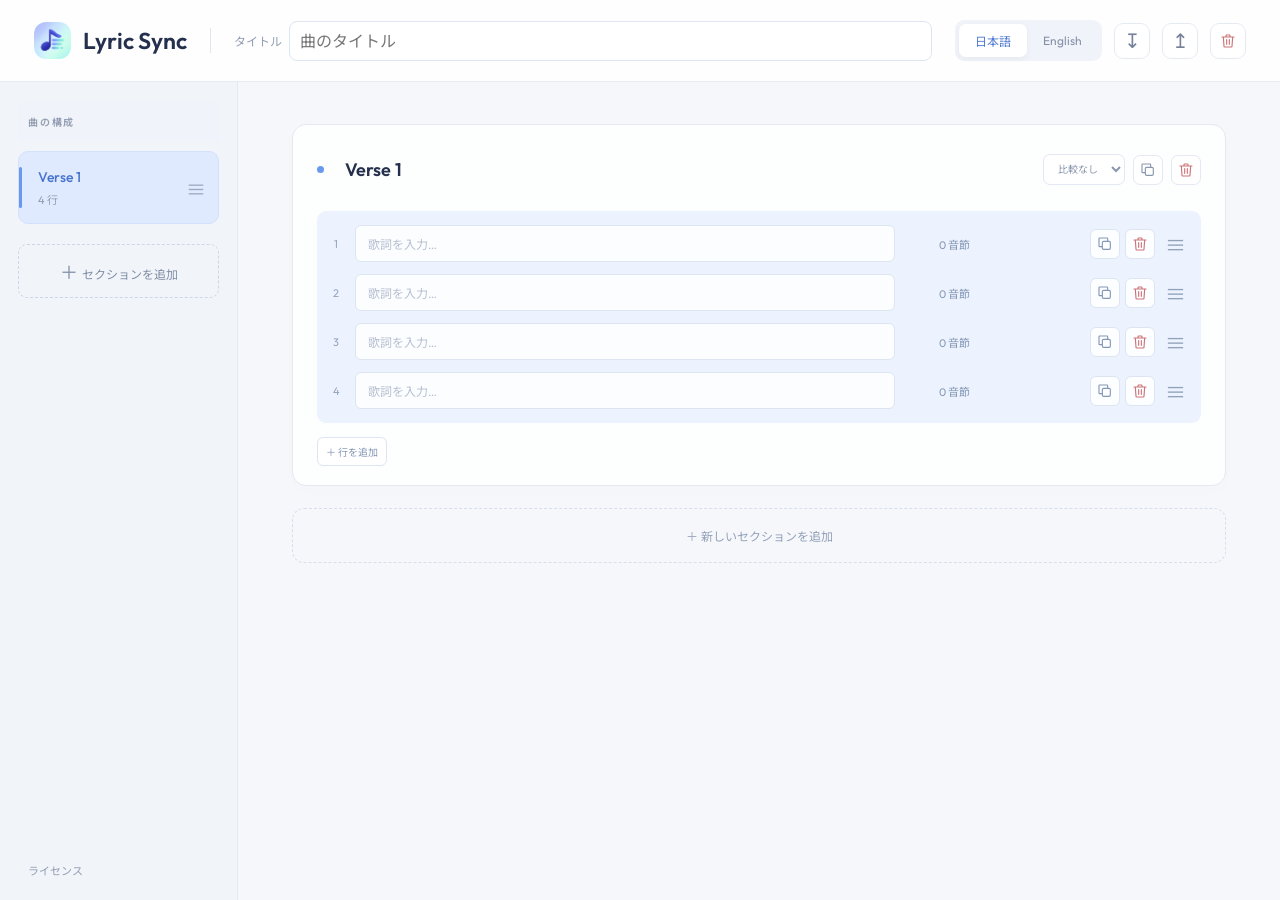
<file: index.html>
<!doctype html>
<html lang="ja">
<head><meta charset="UTF-8"><meta name="viewport" content="width=device-width, initial-scale=1"><meta name="theme-color" content="#f4f6fb"><meta name="apple-mobile-web-app-capable" content="yes"><meta name="apple-mobile-web-app-title" content="Lyric Sync"><link rel="manifest" href="manifest.webmanifest"><title>Lyric Sync</title><link rel="icon" type="image/png" href="assets/lyric-sync-icon.png"><link rel="apple-touch-icon" sizes="180x180" href="assets/icons/icon-180.png"><link rel="stylesheet" href="style.css"></head>
<body>
<header class="topbar"><a class="brand" href="#"><img class="logo" src="assets/lyric-sync-icon.png" alt="" width="37" height="37"> Lyric Sync</a><span class="divider"></span><label class="title-label" for="title">Title</label><input id="title" aria-label="曲のタイトル" placeholder="曲のタイトル"><div class="header-actions"><div class="language" aria-label="分析言語"><button data-lang="ja">日本語</button><button data-lang="en">English</button></div><button class="icon-btn" id="import" title="ファイルを開く" aria-label="ファイルを開く">↧</button><button class="icon-btn" id="export" title="ファイルを書き出す" aria-label="ファイルを書き出す">↥</button><button class="icon-btn danger" id="reset-song" aria-label="Reset song" title="Reset song"><svg viewBox="0 0 24 24" aria-hidden="true" fill="none" stroke="currentColor" stroke-width="1.7" stroke-linecap="round" stroke-linejoin="round"><path d="M3 6h18M9 6V4a1 1 0 0 1 1-1h4a1 1 0 0 1 1 1v2M5 6l1 14a1 1 0 0 0 1 1h10a1 1 0 0 0 1-1l1-14M10 10v7M14 10v7"/></svg></button></div></header>
<div class="workspace"><aside><div class="sidebar-label">Song Structure</div><div class="structure-items"><nav id="sections" aria-label="曲のセクション"></nav><button id="add-section" class="add-section">＋ <span>セクションを追加</span></button><a id="licenses-link" class="licenses-link" href="licenses.html" target="_blank" rel="noopener noreferrer">ライセンス</a></div></aside><main><div id="editor"></div><button class="bottom-add" id="bottom-add">＋ 新しいセクションを追加</button></main></div>
<input type="file" id="file-input" accept="application/json,.json,text/plain,.txt" hidden><dialog id="dialog"><form id="dialog-form"><div class="dialog-header"><h2 id="dialog-title"></h2><button type="button" id="close-dialog" aria-label="閉じる">×</button></div><div id="dialog-body"></div><div id="dialog-actions"></div></form></dialog><div id="toast" role="status"></div><script src="vendor/kuromoji/build/kuromoji.js"></script><script src="counter.js"></script><script src="i18n.js"></script><script src="compatibility.js"></script><script src="app.js"></script><script src="pwa.js"></script>
</body></html>
</file>
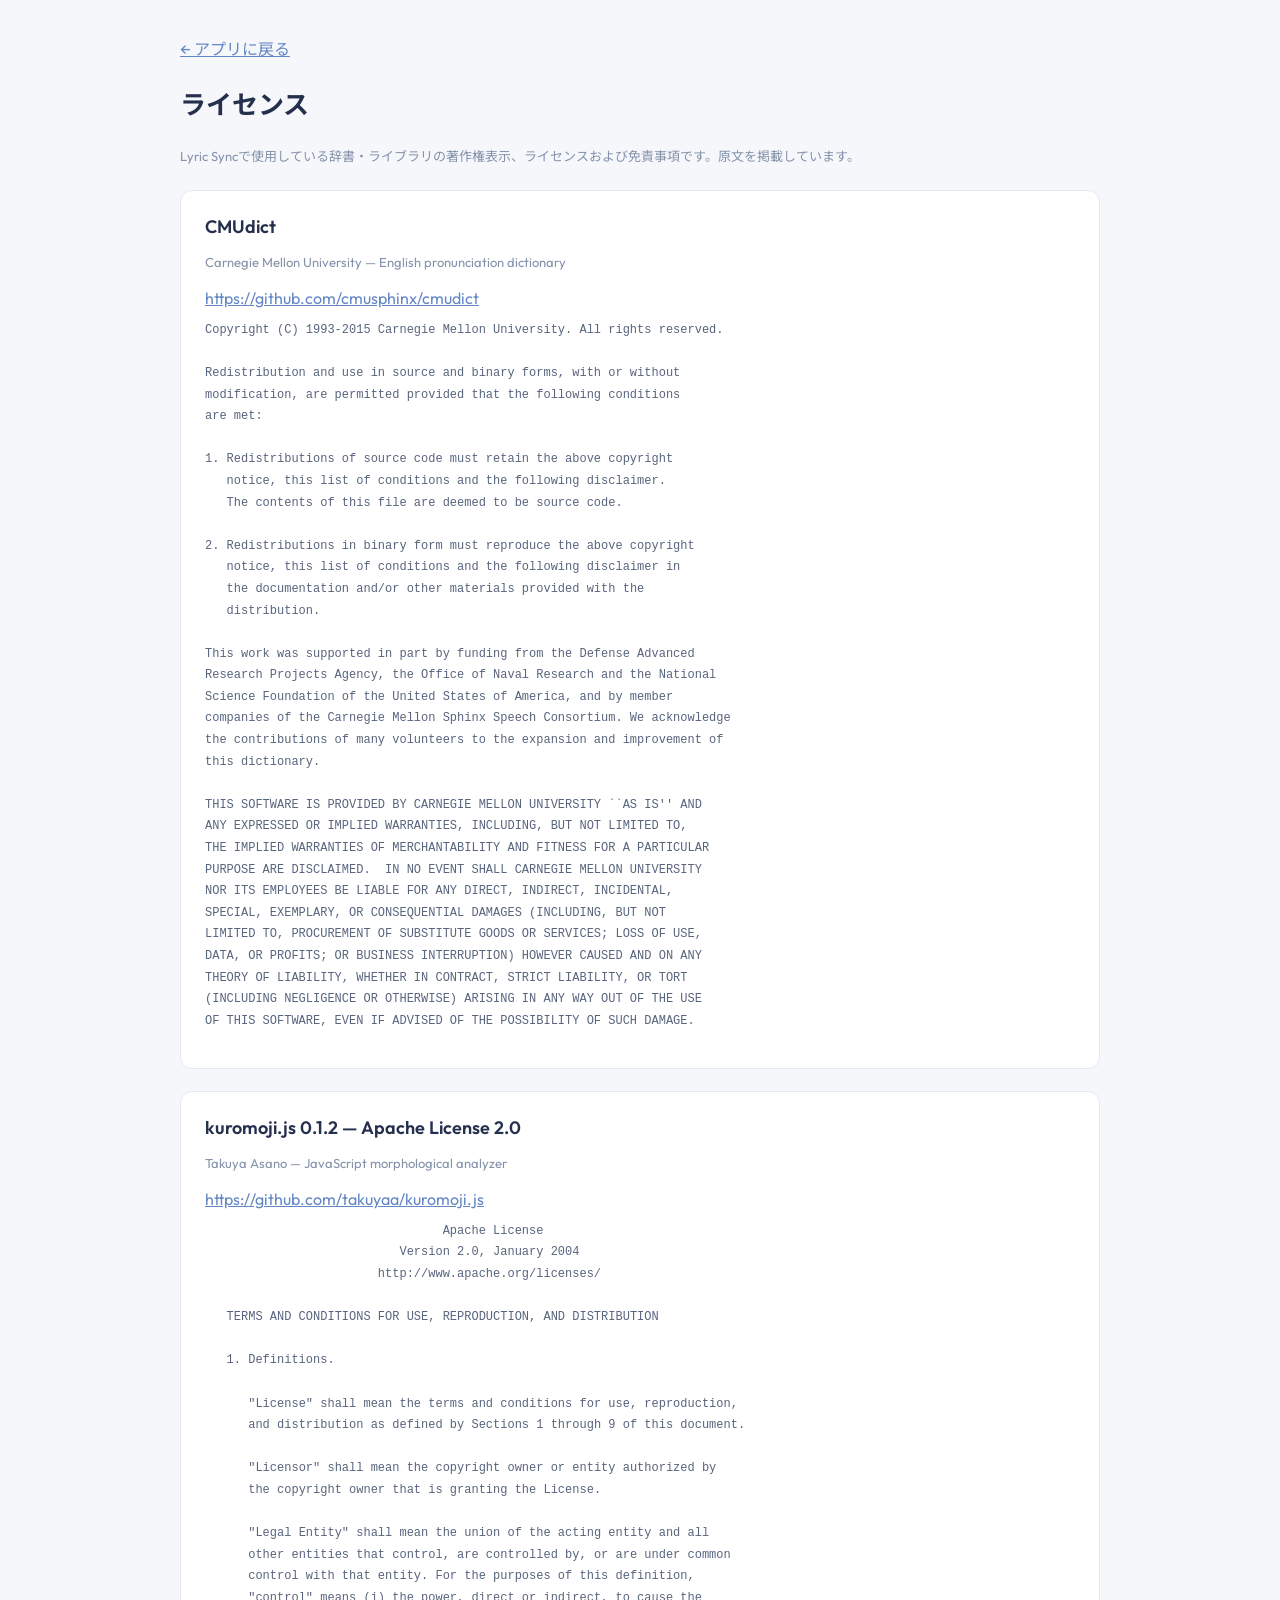
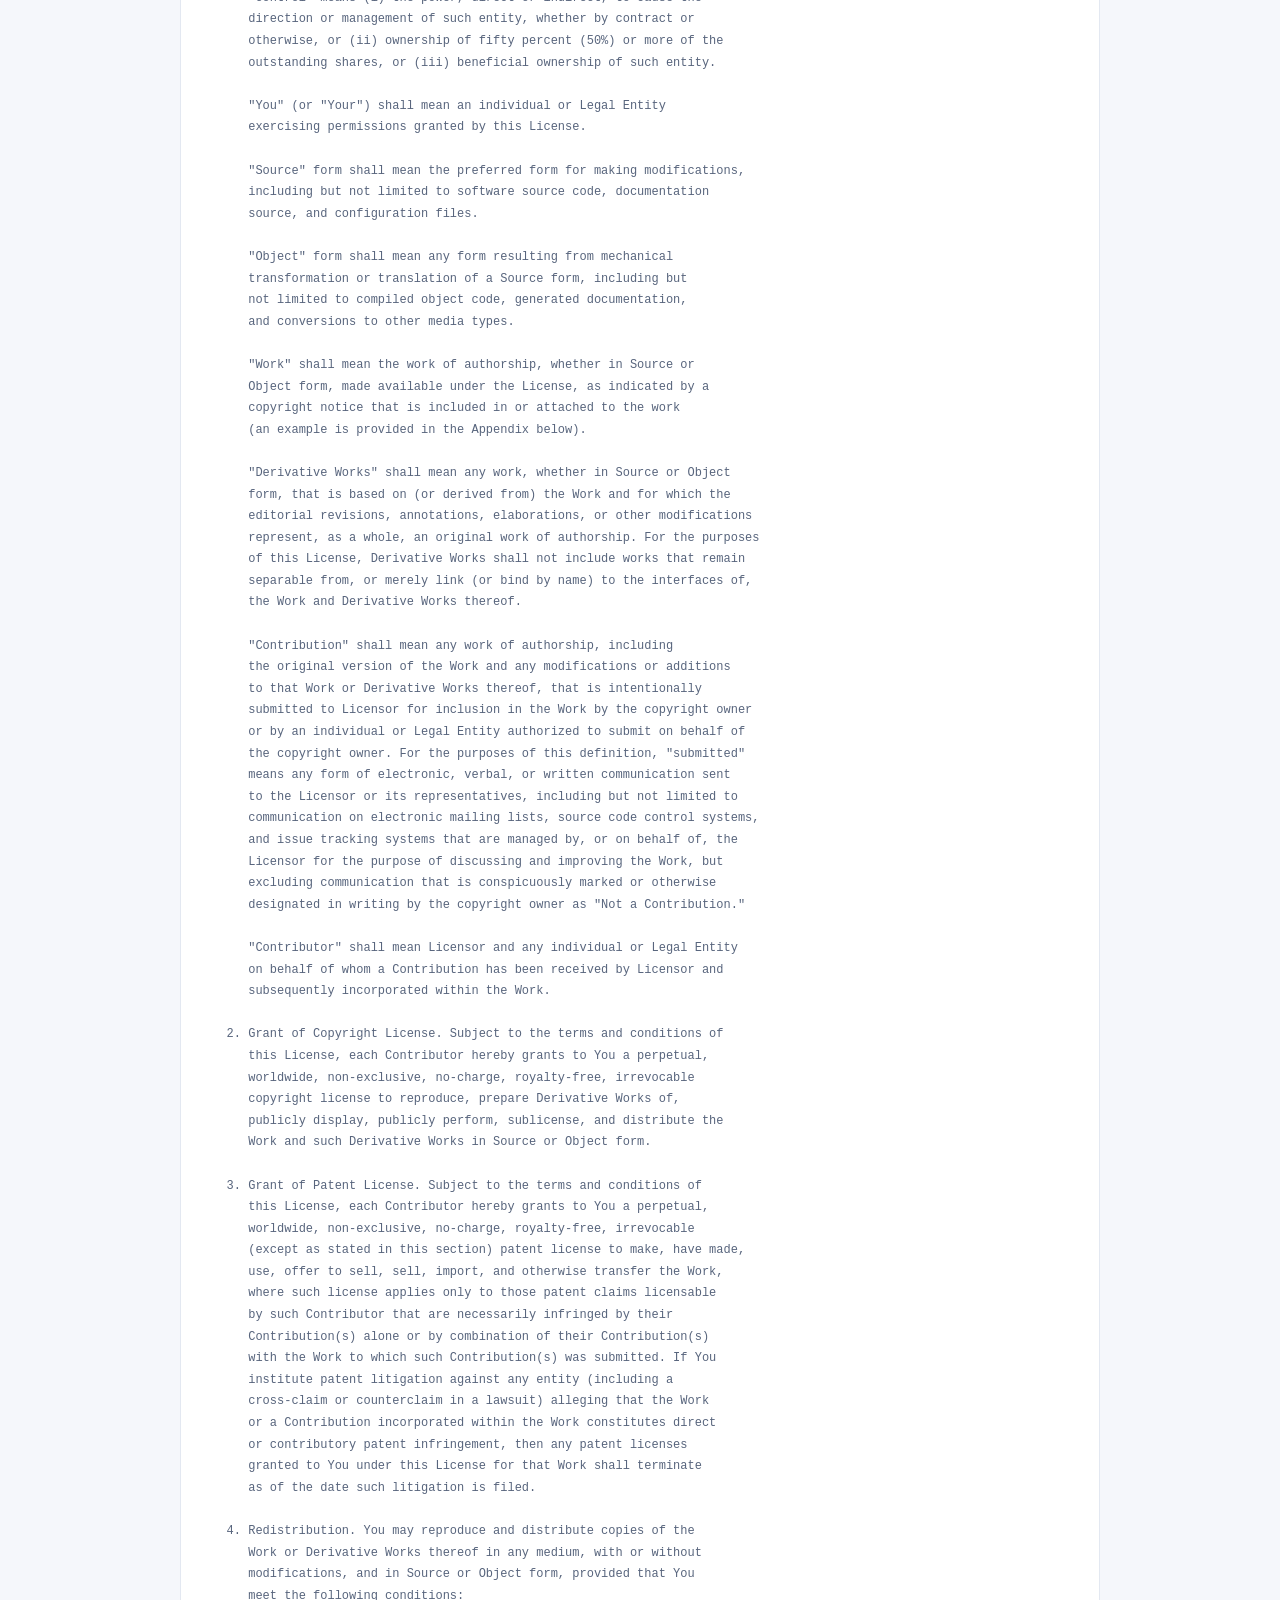
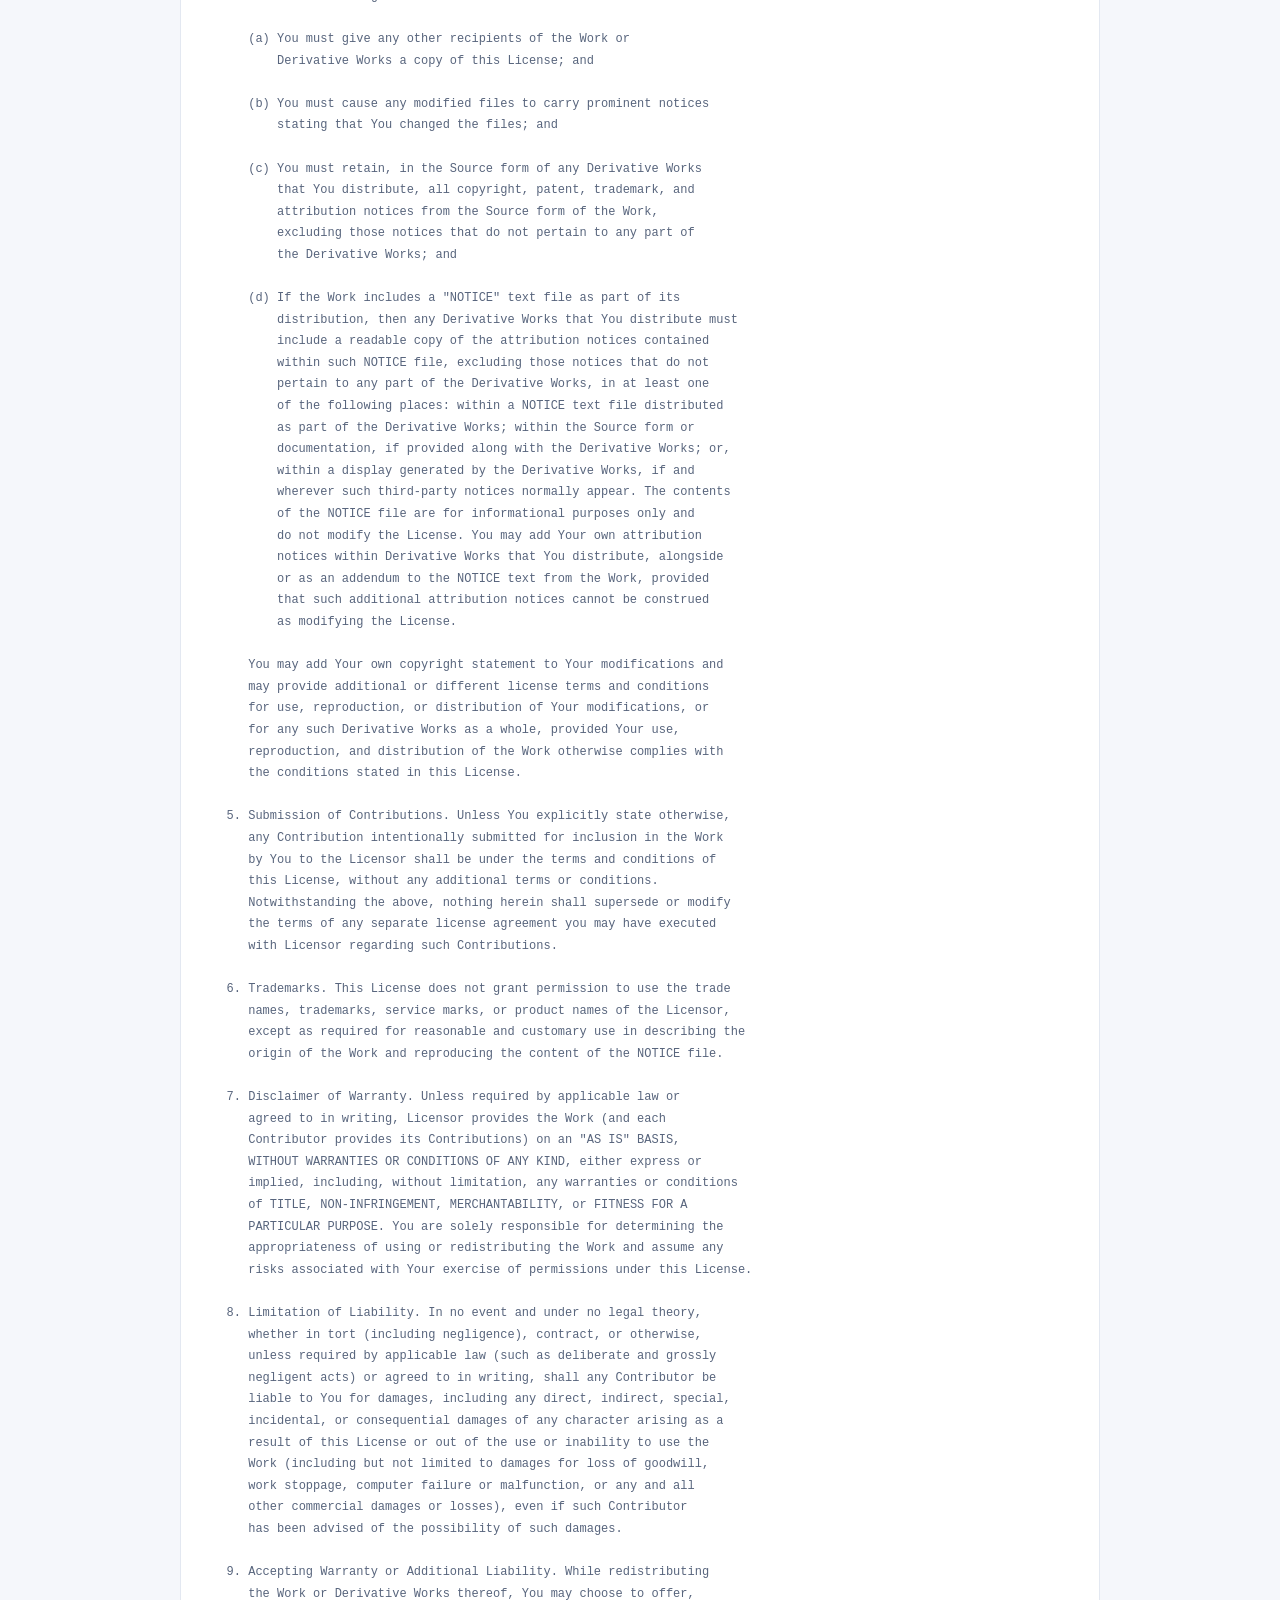
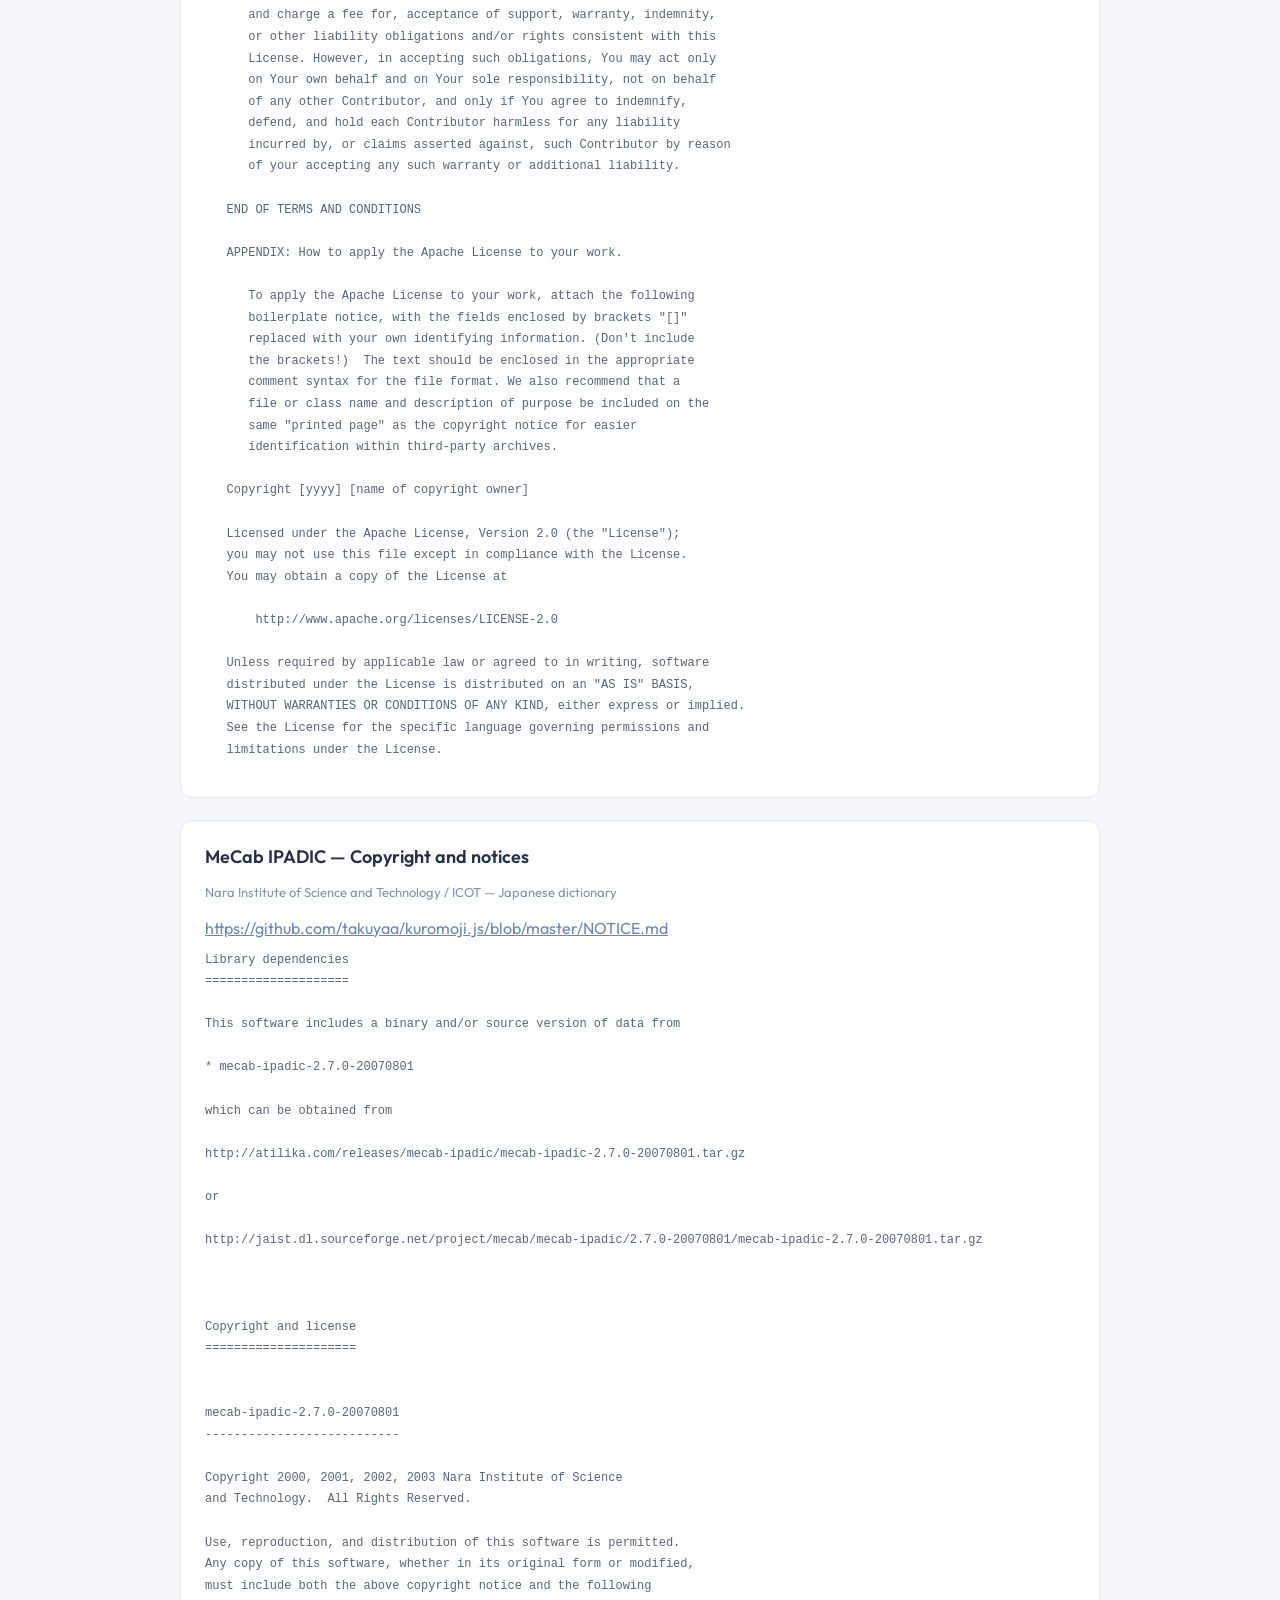
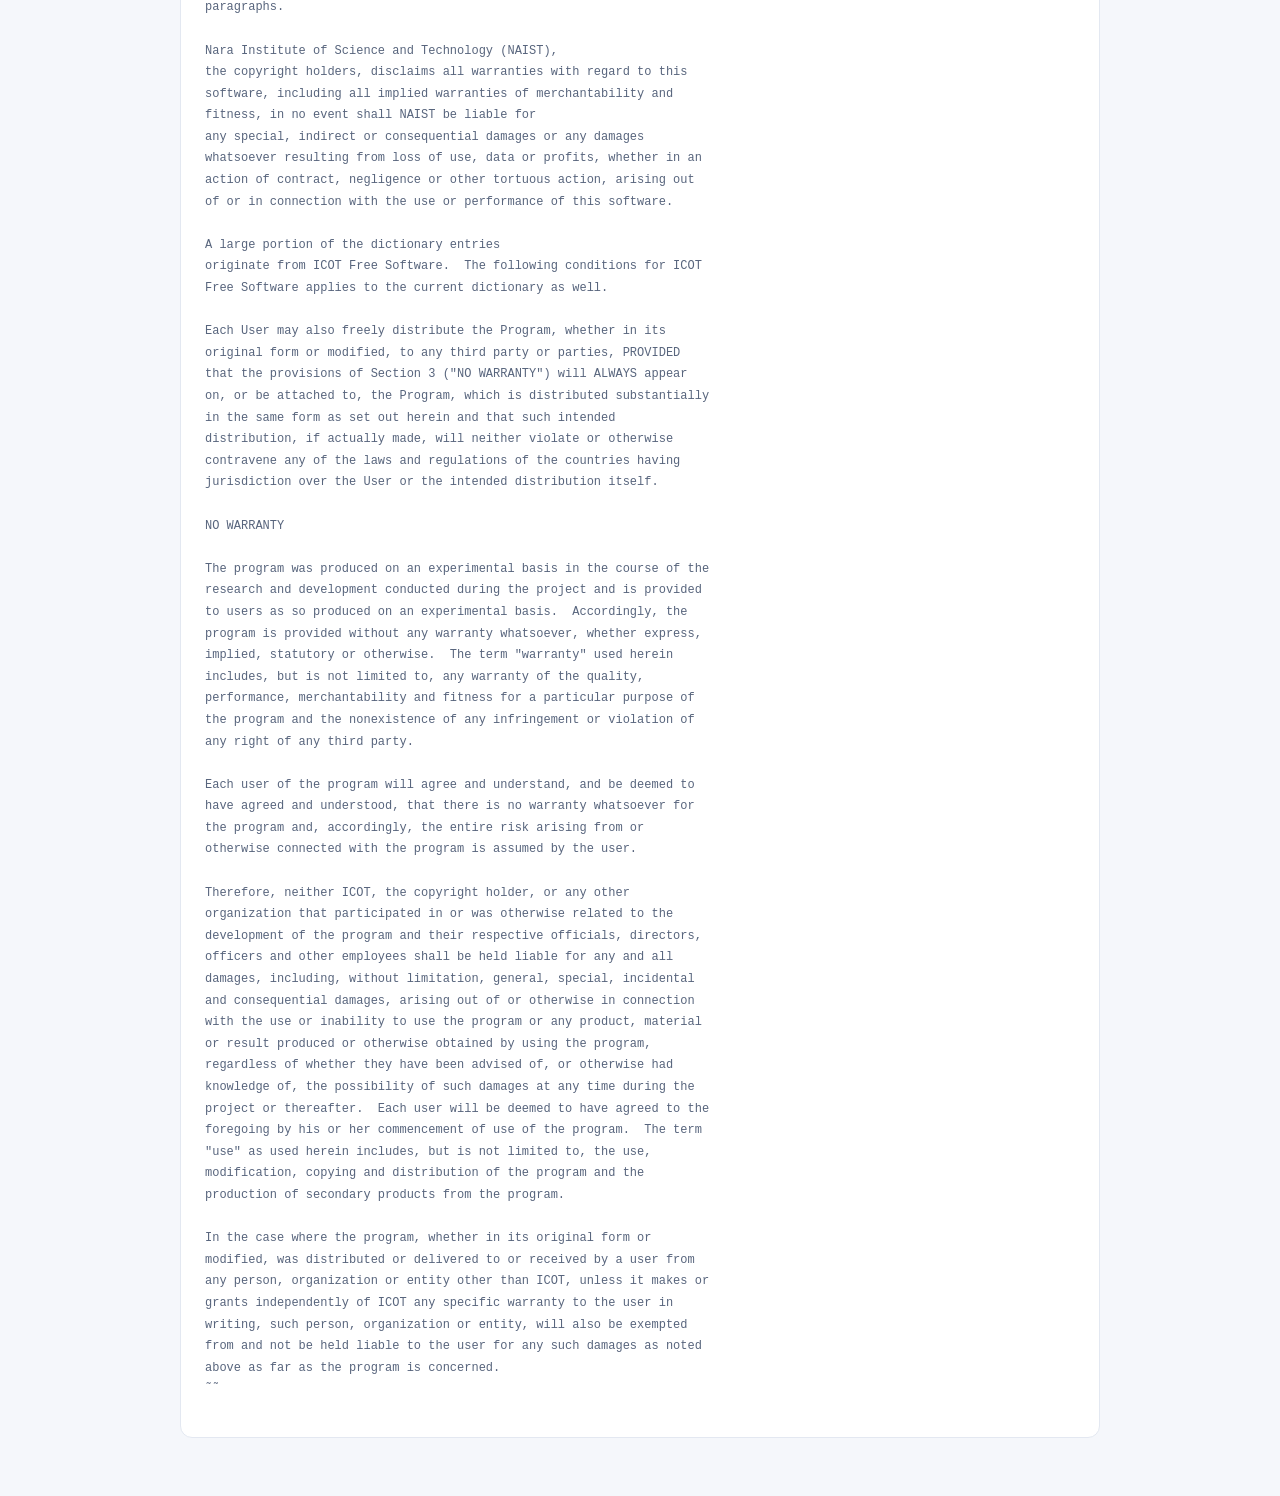
<file: licenses.html>
<!doctype html>
<html lang="ja"><head><meta charset="UTF-8"><meta name="viewport" content="width=device-width, initial-scale=1"><title>Licenses — Lyric Sync</title><link rel="icon" type="image/png" href="assets/lyric-sync-icon.png"><link rel="stylesheet" href="style.css"><style>
.license-page{max-width:960px;margin:0 auto;padding:36px 20px}.license-page h1{font-size:26px;margin:24px 0}.license-page p{font-size:13px;color:#8492aa;line-height:1.8}.license-page a{color:#6386c5}.license-page section{background:white;border:1px solid #e3e8f1;border-radius:12px;margin:22px 0;padding:24px}.license-page pre{white-space:pre-wrap;overflow-wrap:anywhere;font:12px/1.8 monospace;color:#58657d}.license-page h2{margin-bottom:10px}
</style></head><body><main class="license-page"><a id="back" href="index.html">← アプリに戻る</a><h1 id="heading">ライセンス</h1><p id="description">Lyric Syncで使用している辞書・ライブラリの著作権表示、ライセンスおよび免責事項です。原文を掲載しています。</p>
<section><h2>CMUdict</h2><p>Carnegie Mellon University — English pronunciation dictionary</p><a href="https://github.com/cmusphinx/cmudict" target="_blank" rel="noopener noreferrer">https://github.com/cmusphinx/cmudict</a><pre lang="en">Copyright (C) 1993-2015 Carnegie Mellon University. All rights reserved.

Redistribution and use in source and binary forms, with or without
modification, are permitted provided that the following conditions
are met:

1. Redistributions of source code must retain the above copyright
   notice, this list of conditions and the following disclaimer.
   The contents of this file are deemed to be source code.

2. Redistributions in binary form must reproduce the above copyright
   notice, this list of conditions and the following disclaimer in
   the documentation and/or other materials provided with the
   distribution.

This work was supported in part by funding from the Defense Advanced
Research Projects Agency, the Office of Naval Research and the National
Science Foundation of the United States of America, and by member
companies of the Carnegie Mellon Sphinx Speech Consortium. We acknowledge
the contributions of many volunteers to the expansion and improvement of
this dictionary.

THIS SOFTWARE IS PROVIDED BY CARNEGIE MELLON UNIVERSITY ``AS IS&#39;&#39; AND
ANY EXPRESSED OR IMPLIED WARRANTIES, INCLUDING, BUT NOT LIMITED TO,
THE IMPLIED WARRANTIES OF MERCHANTABILITY AND FITNESS FOR A PARTICULAR
PURPOSE ARE DISCLAIMED.  IN NO EVENT SHALL CARNEGIE MELLON UNIVERSITY
NOR ITS EMPLOYEES BE LIABLE FOR ANY DIRECT, INDIRECT, INCIDENTAL,
SPECIAL, EXEMPLARY, OR CONSEQUENTIAL DAMAGES (INCLUDING, BUT NOT
LIMITED TO, PROCUREMENT OF SUBSTITUTE GOODS OR SERVICES; LOSS OF USE,
DATA, OR PROFITS; OR BUSINESS INTERRUPTION) HOWEVER CAUSED AND ON ANY
THEORY OF LIABILITY, WHETHER IN CONTRACT, STRICT LIABILITY, OR TORT
(INCLUDING NEGLIGENCE OR OTHERWISE) ARISING IN ANY WAY OUT OF THE USE
OF THIS SOFTWARE, EVEN IF ADVISED OF THE POSSIBILITY OF SUCH DAMAGE.
</pre></section>
<section><h2>kuromoji.js 0.1.2 — Apache License 2.0</h2><p>Takuya Asano — JavaScript morphological analyzer</p><a href="https://github.com/takuyaa/kuromoji.js" target="_blank" rel="noopener noreferrer">https://github.com/takuyaa/kuromoji.js</a><pre lang="en">
                                 Apache License
                           Version 2.0, January 2004
                        http://www.apache.org/licenses/

   TERMS AND CONDITIONS FOR USE, REPRODUCTION, AND DISTRIBUTION

   1. Definitions.

      &quot;License&quot; shall mean the terms and conditions for use, reproduction,
      and distribution as defined by Sections 1 through 9 of this document.

      &quot;Licensor&quot; shall mean the copyright owner or entity authorized by
      the copyright owner that is granting the License.

      &quot;Legal Entity&quot; shall mean the union of the acting entity and all
      other entities that control, are controlled by, or are under common
      control with that entity. For the purposes of this definition,
      &quot;control&quot; means (i) the power, direct or indirect, to cause the
      direction or management of such entity, whether by contract or
      otherwise, or (ii) ownership of fifty percent (50%) or more of the
      outstanding shares, or (iii) beneficial ownership of such entity.

      &quot;You&quot; (or &quot;Your&quot;) shall mean an individual or Legal Entity
      exercising permissions granted by this License.

      &quot;Source&quot; form shall mean the preferred form for making modifications,
      including but not limited to software source code, documentation
      source, and configuration files.

      &quot;Object&quot; form shall mean any form resulting from mechanical
      transformation or translation of a Source form, including but
      not limited to compiled object code, generated documentation,
      and conversions to other media types.

      &quot;Work&quot; shall mean the work of authorship, whether in Source or
      Object form, made available under the License, as indicated by a
      copyright notice that is included in or attached to the work
      (an example is provided in the Appendix below).

      &quot;Derivative Works&quot; shall mean any work, whether in Source or Object
      form, that is based on (or derived from) the Work and for which the
      editorial revisions, annotations, elaborations, or other modifications
      represent, as a whole, an original work of authorship. For the purposes
      of this License, Derivative Works shall not include works that remain
      separable from, or merely link (or bind by name) to the interfaces of,
      the Work and Derivative Works thereof.

      &quot;Contribution&quot; shall mean any work of authorship, including
      the original version of the Work and any modifications or additions
      to that Work or Derivative Works thereof, that is intentionally
      submitted to Licensor for inclusion in the Work by the copyright owner
      or by an individual or Legal Entity authorized to submit on behalf of
      the copyright owner. For the purposes of this definition, &quot;submitted&quot;
      means any form of electronic, verbal, or written communication sent
      to the Licensor or its representatives, including but not limited to
      communication on electronic mailing lists, source code control systems,
      and issue tracking systems that are managed by, or on behalf of, the
      Licensor for the purpose of discussing and improving the Work, but
      excluding communication that is conspicuously marked or otherwise
      designated in writing by the copyright owner as &quot;Not a Contribution.&quot;

      &quot;Contributor&quot; shall mean Licensor and any individual or Legal Entity
      on behalf of whom a Contribution has been received by Licensor and
      subsequently incorporated within the Work.

   2. Grant of Copyright License. Subject to the terms and conditions of
      this License, each Contributor hereby grants to You a perpetual,
      worldwide, non-exclusive, no-charge, royalty-free, irrevocable
      copyright license to reproduce, prepare Derivative Works of,
      publicly display, publicly perform, sublicense, and distribute the
      Work and such Derivative Works in Source or Object form.

   3. Grant of Patent License. Subject to the terms and conditions of
      this License, each Contributor hereby grants to You a perpetual,
      worldwide, non-exclusive, no-charge, royalty-free, irrevocable
      (except as stated in this section) patent license to make, have made,
      use, offer to sell, sell, import, and otherwise transfer the Work,
      where such license applies only to those patent claims licensable
      by such Contributor that are necessarily infringed by their
      Contribution(s) alone or by combination of their Contribution(s)
      with the Work to which such Contribution(s) was submitted. If You
      institute patent litigation against any entity (including a
      cross-claim or counterclaim in a lawsuit) alleging that the Work
      or a Contribution incorporated within the Work constitutes direct
      or contributory patent infringement, then any patent licenses
      granted to You under this License for that Work shall terminate
      as of the date such litigation is filed.

   4. Redistribution. You may reproduce and distribute copies of the
      Work or Derivative Works thereof in any medium, with or without
      modifications, and in Source or Object form, provided that You
      meet the following conditions:

      (a) You must give any other recipients of the Work or
          Derivative Works a copy of this License; and

      (b) You must cause any modified files to carry prominent notices
          stating that You changed the files; and

      (c) You must retain, in the Source form of any Derivative Works
          that You distribute, all copyright, patent, trademark, and
          attribution notices from the Source form of the Work,
          excluding those notices that do not pertain to any part of
          the Derivative Works; and

      (d) If the Work includes a &quot;NOTICE&quot; text file as part of its
          distribution, then any Derivative Works that You distribute must
          include a readable copy of the attribution notices contained
          within such NOTICE file, excluding those notices that do not
          pertain to any part of the Derivative Works, in at least one
          of the following places: within a NOTICE text file distributed
          as part of the Derivative Works; within the Source form or
          documentation, if provided along with the Derivative Works; or,
          within a display generated by the Derivative Works, if and
          wherever such third-party notices normally appear. The contents
          of the NOTICE file are for informational purposes only and
          do not modify the License. You may add Your own attribution
          notices within Derivative Works that You distribute, alongside
          or as an addendum to the NOTICE text from the Work, provided
          that such additional attribution notices cannot be construed
          as modifying the License.

      You may add Your own copyright statement to Your modifications and
      may provide additional or different license terms and conditions
      for use, reproduction, or distribution of Your modifications, or
      for any such Derivative Works as a whole, provided Your use,
      reproduction, and distribution of the Work otherwise complies with
      the conditions stated in this License.

   5. Submission of Contributions. Unless You explicitly state otherwise,
      any Contribution intentionally submitted for inclusion in the Work
      by You to the Licensor shall be under the terms and conditions of
      this License, without any additional terms or conditions.
      Notwithstanding the above, nothing herein shall supersede or modify
      the terms of any separate license agreement you may have executed
      with Licensor regarding such Contributions.

   6. Trademarks. This License does not grant permission to use the trade
      names, trademarks, service marks, or product names of the Licensor,
      except as required for reasonable and customary use in describing the
      origin of the Work and reproducing the content of the NOTICE file.

   7. Disclaimer of Warranty. Unless required by applicable law or
      agreed to in writing, Licensor provides the Work (and each
      Contributor provides its Contributions) on an &quot;AS IS&quot; BASIS,
      WITHOUT WARRANTIES OR CONDITIONS OF ANY KIND, either express or
      implied, including, without limitation, any warranties or conditions
      of TITLE, NON-INFRINGEMENT, MERCHANTABILITY, or FITNESS FOR A
      PARTICULAR PURPOSE. You are solely responsible for determining the
      appropriateness of using or redistributing the Work and assume any
      risks associated with Your exercise of permissions under this License.

   8. Limitation of Liability. In no event and under no legal theory,
      whether in tort (including negligence), contract, or otherwise,
      unless required by applicable law (such as deliberate and grossly
      negligent acts) or agreed to in writing, shall any Contributor be
      liable to You for damages, including any direct, indirect, special,
      incidental, or consequential damages of any character arising as a
      result of this License or out of the use or inability to use the
      Work (including but not limited to damages for loss of goodwill,
      work stoppage, computer failure or malfunction, or any and all
      other commercial damages or losses), even if such Contributor
      has been advised of the possibility of such damages.

   9. Accepting Warranty or Additional Liability. While redistributing
      the Work or Derivative Works thereof, You may choose to offer,
      and charge a fee for, acceptance of support, warranty, indemnity,
      or other liability obligations and/or rights consistent with this
      License. However, in accepting such obligations, You may act only
      on Your own behalf and on Your sole responsibility, not on behalf
      of any other Contributor, and only if You agree to indemnify,
      defend, and hold each Contributor harmless for any liability
      incurred by, or claims asserted against, such Contributor by reason
      of your accepting any such warranty or additional liability.

   END OF TERMS AND CONDITIONS

   APPENDIX: How to apply the Apache License to your work.

      To apply the Apache License to your work, attach the following
      boilerplate notice, with the fields enclosed by brackets &quot;[]&quot;
      replaced with your own identifying information. (Don&#39;t include
      the brackets!)  The text should be enclosed in the appropriate
      comment syntax for the file format. We also recommend that a
      file or class name and description of purpose be included on the
      same &quot;printed page&quot; as the copyright notice for easier
      identification within third-party archives.

   Copyright [yyyy] [name of copyright owner]

   Licensed under the Apache License, Version 2.0 (the &quot;License&quot;);
   you may not use this file except in compliance with the License.
   You may obtain a copy of the License at

       http://www.apache.org/licenses/LICENSE-2.0

   Unless required by applicable law or agreed to in writing, software
   distributed under the License is distributed on an &quot;AS IS&quot; BASIS,
   WITHOUT WARRANTIES OR CONDITIONS OF ANY KIND, either express or implied.
   See the License for the specific language governing permissions and
   limitations under the License.
</pre></section>
<section><h2>MeCab IPADIC — Copyright and notices</h2><p>Nara Institute of Science and Technology / ICOT — Japanese dictionary</p><a href="https://github.com/takuyaa/kuromoji.js/blob/master/NOTICE.md" target="_blank" rel="noopener noreferrer">https://github.com/takuyaa/kuromoji.js/blob/master/NOTICE.md</a><pre lang="en">Library dependencies
====================

This software includes a binary and/or source version of data from

* mecab-ipadic-2.7.0-20070801

which can be obtained from

http://atilika.com/releases/mecab-ipadic/mecab-ipadic-2.7.0-20070801.tar.gz

or

http://jaist.dl.sourceforge.net/project/mecab/mecab-ipadic/2.7.0-20070801/mecab-ipadic-2.7.0-20070801.tar.gz



Copyright and license
=====================


mecab-ipadic-2.7.0-20070801
---------------------------

Copyright 2000, 2001, 2002, 2003 Nara Institute of Science
and Technology.  All Rights Reserved.

Use, reproduction, and distribution of this software is permitted.
Any copy of this software, whether in its original form or modified,
must include both the above copyright notice and the following
paragraphs.

Nara Institute of Science and Technology (NAIST),
the copyright holders, disclaims all warranties with regard to this
software, including all implied warranties of merchantability and
fitness, in no event shall NAIST be liable for
any special, indirect or consequential damages or any damages
whatsoever resulting from loss of use, data or profits, whether in an
action of contract, negligence or other tortuous action, arising out
of or in connection with the use or performance of this software.

A large portion of the dictionary entries
originate from ICOT Free Software.  The following conditions for ICOT
Free Software applies to the current dictionary as well.

Each User may also freely distribute the Program, whether in its
original form or modified, to any third party or parties, PROVIDED
that the provisions of Section 3 (&quot;NO WARRANTY&quot;) will ALWAYS appear
on, or be attached to, the Program, which is distributed substantially
in the same form as set out herein and that such intended
distribution, if actually made, will neither violate or otherwise
contravene any of the laws and regulations of the countries having
jurisdiction over the User or the intended distribution itself.

NO WARRANTY

The program was produced on an experimental basis in the course of the
research and development conducted during the project and is provided
to users as so produced on an experimental basis.  Accordingly, the
program is provided without any warranty whatsoever, whether express,
implied, statutory or otherwise.  The term &quot;warranty&quot; used herein
includes, but is not limited to, any warranty of the quality,
performance, merchantability and fitness for a particular purpose of
the program and the nonexistence of any infringement or violation of
any right of any third party.

Each user of the program will agree and understand, and be deemed to
have agreed and understood, that there is no warranty whatsoever for
the program and, accordingly, the entire risk arising from or
otherwise connected with the program is assumed by the user.

Therefore, neither ICOT, the copyright holder, or any other
organization that participated in or was otherwise related to the
development of the program and their respective officials, directors,
officers and other employees shall be held liable for any and all
damages, including, without limitation, general, special, incidental
and consequential damages, arising out of or otherwise in connection
with the use or inability to use the program or any product, material
or result produced or otherwise obtained by using the program,
regardless of whether they have been advised of, or otherwise had
knowledge of, the possibility of such damages at any time during the
project or thereafter.  Each user will be deemed to have agreed to the
foregoing by his or her commencement of use of the program.  The term
&quot;use&quot; as used herein includes, but is not limited to, the use,
modification, copying and distribution of the program and the
production of secondary products from the program.

In the case where the program, whether in its original form or
modified, was distributed or delivered to or received by a user from
any person, organization or entity other than ICOT, unless it makes or
grants independently of ICOT any specific warranty to the user in
writing, such person, organization or entity, will also be exempted
from and not be held liable to the user for any such damages as noted
above as far as the program is concerned.
˜˜
</pre></section>
<script>if(new URLSearchParams(location.search).get('lang')==='en'){document.documentElement.lang='en';document.getElementById('back').textContent='← Back to app';document.getElementById('heading').textContent='Licenses';document.getElementById('description').textContent='Copyright notices, licenses and disclaimers for the dictionaries and libraries used by Lyric Sync. Original texts are reproduced below.'}</script></main></body></html>
</file>
<file: style.css>
@import url('https://fonts.googleapis.com/css2?family=Noto+Sans+JP:wght@400;500;600;700&family=Outfit:wght@400;500;600;700&display=swap');
:root{font-family:'Outfit','Noto Sans JP',sans-serif;color:#25304d;background:#f5f7fb;font-synthesis:none;--blue:#5687ed}*{box-sizing:border-box}body{margin:0}button,input,select{font:inherit}button{cursor:pointer}button{transition:background .18s,transform .18s}button:hover{filter:brightness(.97)}button:focus-visible,a:focus-visible,select:focus-visible{outline:3px solid #96b9ff;outline-offset:3px}input:focus{outline:none;border-color:#8aaef5!important;box-shadow:0 0 0 3px #88aff51a} .topbar{height:82px;background:#ffffffdb;border-bottom:1px solid #e6eaf2;display:flex;align-items:center;padding:0 34px;gap:23px;position:sticky;top:0;z-index:5;backdrop-filter:blur(15px)}.brand{text-decoration:none;color:#24304d;font-size:23px;font-weight:600;display:flex;align-items:center;gap:12px;white-space:nowrap}.logo{background:#e7edff;color:#6a89df;width:37px;height:37px;display:grid;place-items:center;border-radius:12px;font-size:25px}.divider{height:25px;width:1px;background:#e1e6ee}#title{width:260px;background:transparent;border:1px solid transparent;border-radius:8px;padding:9px 10px;font-size:16px;color:#46506a}#title:hover{background:#f6f8fc}.header-actions{margin-left:auto;display:flex;align-items:center;gap:12px}.language{background:#f0f3f9;border-radius:9px;padding:4px;display:flex}.language button{border:0;background:transparent;border-radius:7px;padding:8px 16px;font-size:12px;color:#8490a7}.language button.active{background:white;box-shadow:0 2px 6px #2637570c;color:#4e79d4}.icon-btn{border:1px solid #e5eaf2;background:white;width:36px;height:36px;border-radius:9px;font-size:20px;color:#75819a}.workspace{display:flex;min-height:calc(100vh - 82px)}aside{width:238px;flex-shrink:0;padding:32px 18px 22px;background:#f0f3f9b0;border-right:1px solid #e4e9f2;display:flex;flex-direction:column}.sidebar-label{font-size:10px;letter-spacing:1.8px;font-weight:600;color:#939eb2;padding:0 10px;margin-bottom:22px;display:flex;justify-content:space-between}nav{display:flex;flex-direction:column;gap:10px}.section-tab{text-align:left;border:1px solid transparent;background:#ffffff80;padding:16px 19px;border-radius:10px;color:#46506a;position:relative;overflow:hidden}.section-tab::before{content:'';position:absolute;left:0;top:15px;bottom:15px;width:3px;background:var(--accent);border-radius:3px}.section-tab.active{background:#e0eaff;border-color:#d3e1fc;color:#4673ce}.section-tab strong{font-size:14px;font-weight:500;display:block}.section-tab small{display:block;margin-top:5px;font-size:11px;color:#929eb3}.add-section{background:transparent;border:1px dashed #cdd6e6;border-radius:9px;margin-top:20px;padding:13px;color:#818ea6;font-size:18px}.add-section span{font-size:12px}.sidebar-bottom{margin-top:auto;padding:65px 8px 0}.small-note{font-size:10px;color:#a0aabd}.local-label{margin-top:15px;font-size:10px;color:#909db2}.local-label span{display:inline-block;width:5px;height:5px;background:#81ba9c;border-radius:50%;margin-right:5px}main{width:100%;max-width:1240px;margin:auto;padding:42px 54px 24px;min-width:0} .section-card{background:#ffffffdc;border:1px solid #e3e8f1;border-radius:14px;margin-bottom:22px;padding:23px 24px 19px;box-shadow:0 5px 20px #27375c03;scroll-margin-top:105px}.card-header{display:flex;align-items:center;gap:10px;margin-bottom:20px}.section-mark{width:7px;height:7px;border-radius:50%;background:var(--accent)}h2{font-size:18px;font-weight:600;margin:0}.section-subtitle{font-size:10px;color:#a2adc0;margin-left:5px}.card-tools{margin-left:auto;display:flex;gap:8px;align-items:center}.baseline-button,.baseline-select{border:1px solid #e3e8f2;background:#fff;border-radius:7px;color:#8a96ae;padding:7px 10px;font-size:10px;max-width:170px}.baseline-button.saved{color:#699c83;background:#f2faf5}.menu-button{border:0;background:transparent;color:#91a0b7;letter-spacing:2px;padding:5px 7px}.lyric-group{background:var(--tint);padding:8px 10px;border-radius:9px;margin-bottom:7px}.lyric-row{display:flex;align-items:center;gap:14px;min-height:49px}.line-num{font-size:11px;color:#94a6c0;width:18px;text-align:center;flex-shrink:0}.line-input{flex:1;min-width:0;background:#ffffffd9;border:1px solid #dce5f1;border-radius:6px;padding:10px 12px;font-size:14px;color:#424d63;height:37px}.line-input::placeholder{color:#b6c0d1;font-size:12px}.reading-input{width:130px;border:1px solid #dce5f1;border-radius:6px;padding:8px;font-size:11px;background:#ffffffaa}.reading-input::placeholder{color:#a9b3c4}.count{font-size:11px;color:#8497b5;min-width:65px;text-align:right;white-space:nowrap}.dots{display:flex;gap:7px;min-width:155px;align-items:center;flex-wrap:wrap;max-width:200px}.dot{width:8px;height:8px;border-radius:50%;background:var(--accent);opacity:.8}.dot.empty{background:#bac5d5;opacity:.55}.dot.extra{background:#e79893}.count.mismatch{color:#cb897e}.delete-line{background:transparent;border:0;color:#a4b1c4;font-size:15px;padding:3px;opacity:0}.lyric-row:hover .delete-line,.delete-line:focus-visible{opacity:1}.add-line{border:0;background:transparent;color:#9aa8be;font-size:11px;padding:8px 4px 0}.bottom-add{width:100%;border:1px dashed #d6dfea;border-radius:12px;background:transparent;padding:18px;color:#93a1b9;font-size:12px}footer{display:flex;justify-content:space-between;margin-top:28px;font-size:9px;color:#a9b3c5}footer span:first-child{font-size:12px}dialog{border:1px solid #e0e6f1;border-radius:16px;padding:25px;width:420px;max-width:90vw;color:#33415e;box-shadow:0 20px 100px #25304d25}dialog::backdrop{background:#27354e45;backdrop-filter:blur(3px)}.dialog-header{display:flex;justify-content:space-between;align-items:center;margin-bottom:22px}.dialog-header button{border:0;background:none;font-size:25px;color:#8995a9}dialog label{display:block;font-size:12px;margin:15px 0}dialog input[type=text],dialog input[type=number]{display:block;width:100%;padding:10px;border:1px solid #d9e0ed;border-radius:7px;margin-top:7px}#dialog-actions{display:flex;justify-content:flex-end;gap:10px;margin-top:25px}#dialog-actions button,.dialog-option{border:1px solid #dde4ef;border-radius:7px;background:#f7f9fd;padding:9px 14px;color:#65748e}.primary{background:#648ceb!important;color:white!important;border-color:#648ceb!important}.danger{color:#cd7277!important}.dialog-option{display:block;width:100%;text-align:left;margin:8px 0}.dialog-help{font-size:11px;line-height:1.8;color:#97a3b6}#toast{position:fixed;bottom:25px;left:50%;transform:translateX(-50%);background:#344361;color:white;padding:12px 22px;border-radius:10px;font-size:12px;opacity:0;pointer-events:none;transition:opacity .2s;z-index:20}#toast.visible{opacity:1}.hide-counts .count{display:none}.hide-dots .dots{display:none}@media(min-width:1500px){main{padding-top:50px}.lyric-row{min-height:54px}}@media(max-width:1100px){main{padding:32px 25px}.dots{min-width:100px;gap:5px}.reading-input{width:95px}.topbar{padding:0 20px;gap:14px}aside{width:200px}}@media(max-width:760px){.topbar{height:auto;min-height:72px;padding:12px 16px;gap:8px;flex-wrap:wrap}.brand{font-size:18px}.logo{width:30px;height:30px}.divider{display:none}#title{width:150px;font-size:13px}.header-actions{width:100%;margin:0;justify-content:flex-end}.language{margin-right:auto}.workspace{display:block}aside{width:100%;padding:18px 16px;border-right:0;border-bottom:1px solid #e4e9f2}.sidebar-label,.sidebar-bottom{display:none}nav{flex-direction:row;overflow:auto;gap:8px}.section-tab{min-width:125px;padding:11px 15px}.add-section{margin-top:10px;padding:7px;width:100%}main{padding:25px 16px}.section-card{padding:17px 12px}.section-subtitle{display:none}.card-header{flex-wrap:wrap}.card-tools{gap:4px}.baseline-button,.baseline-select{font-size:9px;padding:6px;max-width:115px}.lyric-row{gap:6px;flex-wrap:wrap;padding:5px 0}.line-input{font-size:12px}.dots{min-width:0;width:auto;max-width:90px;gap:4px}.dot{width:5px;height:5px}.count{min-width:40px;font-size:9px}.reading-input{width:75px;font-size:9px}.delete-line{opacity:1}.line-num{width:12px}.lyric-group{padding:7px}footer{gap:20px;line-height:1.7} }

.title-label{font-size:12px;color:#939eb2;margin-right:-16px;white-space:nowrap}
aside{position:sticky;top:var(--header-height,82px);height:calc(100dvh - var(--header-height,82px));align-self:flex-start;overflow-y:auto}aside nav{flex-shrink:0}.sidebar-label{flex-shrink:0;position:sticky;top:-32px;background:#f0f3f9;z-index:1;padding-top:12px;padding-bottom:12px;margin-top:-12px;margin-bottom:10px}.add-section{flex-shrink:0}main{margin:0 auto}
@media(max-width:1100px){.title-label{margin-right:-8px}}
@media(max-width:760px){.title-label{margin-right:0;font-size:11px}aside{height:auto;z-index:4;background:#f0f3f9;overflow:visible}.sidebar-label{display:block;position:static;margin:0 0 10px;padding:0}}

.section-tab{padding-right:38px}.drag-handle{position:absolute;right:12px;top:50%;transform:translateY(-50%);color:#9aa8be;font-size:20px;cursor:grab;touch-action:none}.drag-handle:active{cursor:grabbing}.section-tab.dragging{opacity:.4}.section-tab.drop-before{box-shadow:0 -3px 0 #6999ed}.section-tab.drop-after{box-shadow:0 3px 0 #6999ed}.section-name{width:190px;min-width:80px;background:transparent;border:1px solid transparent;border-radius:8px;padding:9px 10px;font-size:18px;font-weight:600;color:#25304d}.section-name:hover{background:#f6f8fc}.part-action{border:1px solid #e3e8f2;background:white;border-radius:7px;color:#8a96ae;padding:7px 10px;font-size:11px}.lyric-group{margin-bottom:0}@media(max-width:760px){.section-name{width:140px}.card-tools{flex-wrap:wrap}.section-tab.drop-before{box-shadow:inset 3px 0 #6999ed}.section-tab.drop-after{box-shadow:inset -3px 0 #6999ed}}

.line-actions{display:flex;align-items:center;gap:5px;flex-shrink:0}.line-action,.add-line{border:1px solid #dce5f1;border-radius:6px;background:#ffffffd9;padding:6px 8px;color:#8497b5;font-size:10px;opacity:1}.delete-line{opacity:1;font-size:10px;padding:6px 8px}.line-drag{border:0;background:transparent;font-size:21px;color:#91a2ba;cursor:grab;padding:3px 5px}.line-drag:active{cursor:grabbing}.line-dragging{opacity:.4}.line-drop-before{box-shadow:0 -2px 0 #6999ed}.line-drop-after{box-shadow:0 2px 0 #6999ed}.add-line{margin-top:14px}@media(min-width:761px){.lyric-row{gap:10px}.dots{min-width:100px;max-width:150px}}@media(max-width:760px){.line-actions{margin-left:auto}.line-action,.add-line{padding:5px 7px}.line-input{flex-basis:calc(100% - 25px)}}

.action-icon{display:inline-flex;align-items:center;justify-content:center;width:30px;height:30px;padding:6px;flex-shrink:0}.action-icon svg{width:16px;height:16px;pointer-events:none}

.lyric-row:has(.reading-input) .line-input,
.lyric-row:has(.reading-input) .reading-input{flex:1 1 0;width:0;min-width:0;height:37px}
@media(max-width:760px){
  .lyric-row:has(.reading-input) .line-input,
  .lyric-row:has(.reading-input) .reading-input{flex:1 1 calc((100% - 24px)/2);width:0;min-width:0}
}
.dot{background:#4da775}
.dot.extra{background:#e26868}
.licenses-link{margin-top:auto;padding:28px 10px 0;font-size:11px;color:#939eb2;text-decoration:none;align-self:flex-start}.licenses-link:hover{text-decoration:underline;color:#6386c5}
@media(max-width:760px){.licenses-link{align-self:flex-end;padding:12px 0 0}}
#title{flex:1 1 0;width:0;min-width:0}
.brand,.divider,.title-label,.header-actions{flex-shrink:0}
.brand .logo{display:block;object-fit:cover;flex-shrink:0}
.structure-items{display:contents}
@media(max-width:760px){
  .structure-items{display:flex;align-items:center;gap:8px;overflow-x:auto;padding:3px 0 6px}
  .structure-items nav{display:contents}
  .structure-items .section-tab{flex-shrink:0}
  .structure-items .add-section{width:auto;margin:0;padding:12px;flex-shrink:0;white-space:nowrap}
  .structure-items .licenses-link{margin:0;padding:12px;align-self:center;flex-shrink:0;white-space:nowrap}
}

#title{border:1px solid #dce5f1;background:#ffffffd9}

#reset-song{display:inline-flex;align-items:center;justify-content:center}#reset-song svg{width:16px;height:16px;pointer-events:none}
</file>
